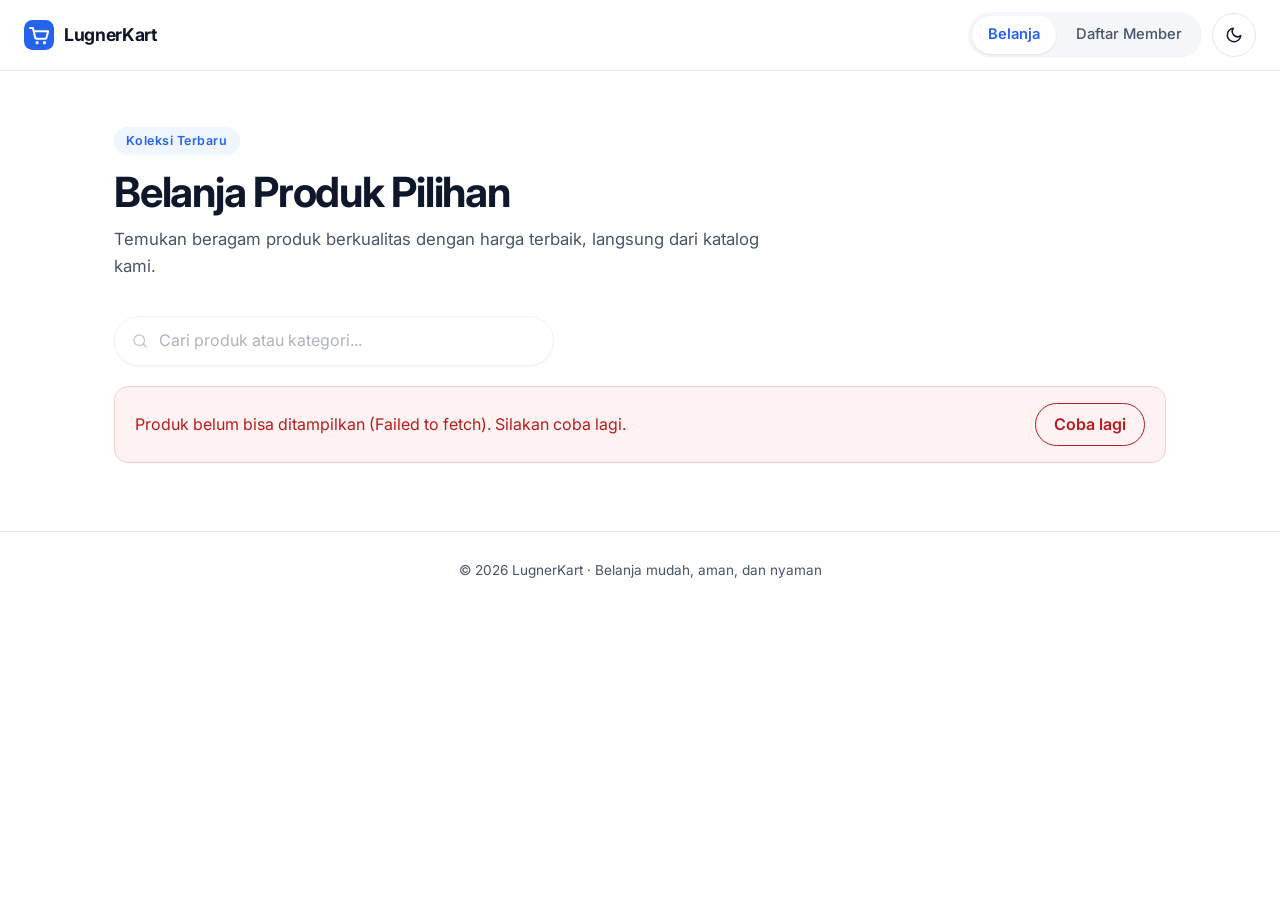
<file: index.html>
<!DOCTYPE html>
<html lang="id">
<head>
  <meta charset="UTF-8">
  <meta name="viewport" content="width=device-width, initial-scale=1.0">
  <title>LugnerKart - Belanja Produk Pilihan</title>
  <script>try{var t=localStorage.getItem("theme");if(t)document.documentElement.setAttribute("data-theme",t)}catch(e){}</script>
  <link rel="icon" type="image/svg+xml" href="favicon.svg">
  <link rel="preconnect" href="https://fonts.googleapis.com">
  <link rel="preconnect" href="https://fonts.gstatic.com" crossorigin>
  <link href="https://fonts.googleapis.com/css2?family=Inter:wght@400;500;600;700&display=swap" rel="stylesheet">
  <link rel="stylesheet" href="css/style.css">
</head>
<body>

  <nav class="nav">
    <a class="brand" href="index.html"><svg class="brand-logo" viewBox="0 0 32 32" width="30" height="30" aria-hidden="true"><rect width="32" height="32" rx="9" fill="currentColor"/><g fill="none" stroke="#fff" stroke-width="2.2" stroke-linecap="round" stroke-linejoin="round"><path d="M6.5 8.5h3l2.4 10.2a1.6 1.6 0 0 0 1.6 1.2h9a1.6 1.6 0 0 0 1.6-1.2l1.6-6.8H10.4"/></g><circle cx="14" cy="24.2" r="1.7" fill="#fff"/><circle cx="21.8" cy="24.2" r="1.7" fill="#fff"/></svg><span>LugnerKart</span></a>
    <div class="nav-links">
      <a href="index.html" aria-current="page">Belanja</a>
      <a href="form.html">Daftar Member</a>
    </div>
    <button type="button" class="theme-toggle" id="themeToggle" aria-label="Ganti mode tampilan" title="Ganti mode tampilan">
      <svg class="icon-moon" viewBox="0 0 24 24" width="18" height="18" fill="none" stroke="currentColor" stroke-width="2" stroke-linecap="round" stroke-linejoin="round" aria-hidden="true"><path d="M21 12.8A9 9 0 1 1 11.2 3a7 7 0 0 0 9.8 9.8z"/></svg>
      <svg class="icon-sun" viewBox="0 0 24 24" width="18" height="18" fill="none" stroke="currentColor" stroke-width="2" stroke-linecap="round" stroke-linejoin="round" aria-hidden="true"><circle cx="12" cy="12" r="4"/><path d="M12 2v2M12 20v2M4.9 4.9l1.4 1.4M17.7 17.7l1.4 1.4M2 12h2M20 12h2M4.9 19.1l1.4-1.4M17.7 6.3l1.4-1.4"/></svg>
    </button>
  </nav>

  <header class="hero">
    <p class="eyebrow">Koleksi Terbaru</p>
    <h1>Belanja Produk Pilihan</h1>
    <p class="lead">Temukan beragam produk berkualitas dengan harga terbaik, langsung dari katalog kami.</p>
  </header>

  <section class="toolbar">
    <label for="searchInput" class="sr-only">Cari produk</label>
    <input type="search" id="searchInput" placeholder="Cari produk atau kategori..." disabled>
    <span id="resultCount" class="count" aria-live="polite"></span>
  </section>

  <main>

    <div id="status" class="status" role="status" aria-live="polite"></div>

    <div id="productGrid" class="grid"></div>
  </main>

  <footer class="footer">
    &copy; 2026 LugnerKart &middot; Belanja mudah, aman, dan nyaman
  </footer>

  <script src="js/theme.js"></script>
  <script src="js/products.js"></script>
</body>
</html>
</file>
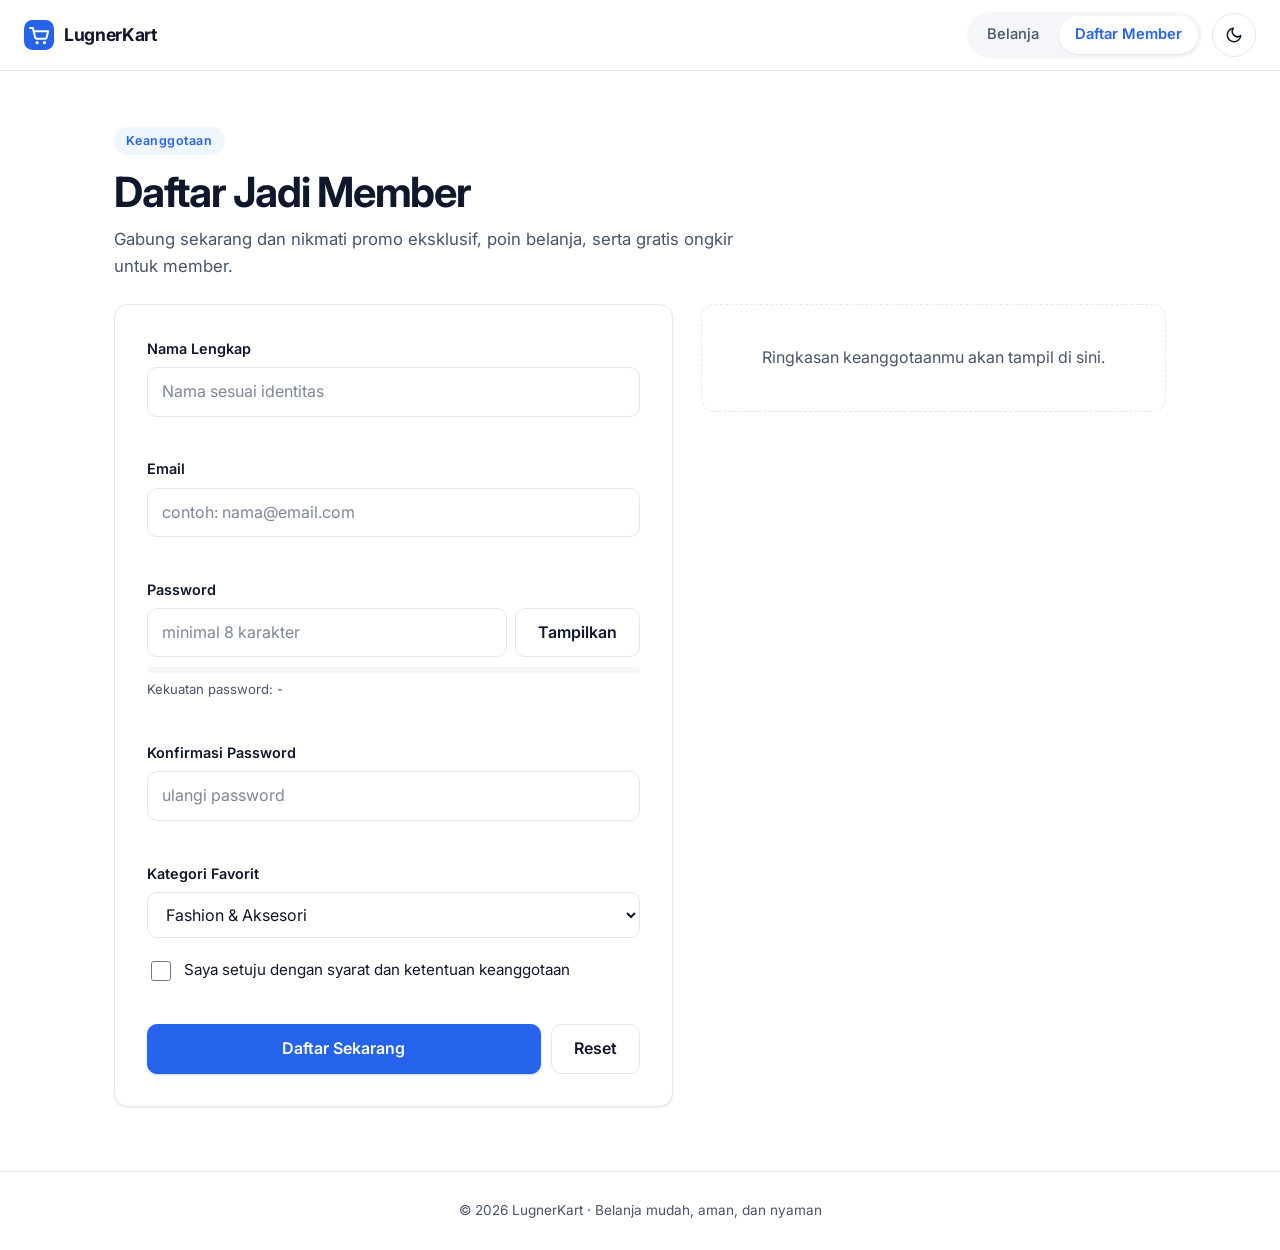
<file: form.html>
<!DOCTYPE html>
<html lang="id">
<head>
  <meta charset="UTF-8">
  <meta name="viewport" content="width=device-width, initial-scale=1.0">
  <title>Daftar Member - LugnerKart</title>
  <script>try{var t=localStorage.getItem("theme");if(t)document.documentElement.setAttribute("data-theme",t)}catch(e){}</script>
  <link rel="icon" type="image/svg+xml" href="favicon.svg">
  <link rel="preconnect" href="https://fonts.googleapis.com">
  <link rel="preconnect" href="https://fonts.gstatic.com" crossorigin>
  <link href="https://fonts.googleapis.com/css2?family=Inter:wght@400;500;600;700&display=swap" rel="stylesheet">
  <link rel="stylesheet" href="css/style.css">
  <link rel="stylesheet" href="css/form.css">
</head>
<body>

  <nav class="nav">
    <a class="brand" href="index.html"><svg class="brand-logo" viewBox="0 0 32 32" width="30" height="30" aria-hidden="true"><rect width="32" height="32" rx="9" fill="currentColor"/><g fill="none" stroke="#fff" stroke-width="2.2" stroke-linecap="round" stroke-linejoin="round"><path d="M6.5 8.5h3l2.4 10.2a1.6 1.6 0 0 0 1.6 1.2h9a1.6 1.6 0 0 0 1.6-1.2l1.6-6.8H10.4"/></g><circle cx="14" cy="24.2" r="1.7" fill="#fff"/><circle cx="21.8" cy="24.2" r="1.7" fill="#fff"/></svg><span>LugnerKart</span></a>
    <div class="nav-links">
      <a href="index.html">Belanja</a>
      <a href="form.html" aria-current="page">Daftar Member</a>
    </div>
    <button type="button" class="theme-toggle" id="themeToggle" aria-label="Ganti mode tampilan" title="Ganti mode tampilan">
      <svg class="icon-moon" viewBox="0 0 24 24" width="18" height="18" fill="none" stroke="currentColor" stroke-width="2" stroke-linecap="round" stroke-linejoin="round" aria-hidden="true"><path d="M21 12.8A9 9 0 1 1 11.2 3a7 7 0 0 0 9.8 9.8z"/></svg>
      <svg class="icon-sun" viewBox="0 0 24 24" width="18" height="18" fill="none" stroke="currentColor" stroke-width="2" stroke-linecap="round" stroke-linejoin="round" aria-hidden="true"><circle cx="12" cy="12" r="4"/><path d="M12 2v2M12 20v2M4.9 4.9l1.4 1.4M17.7 17.7l1.4 1.4M2 12h2M20 12h2M4.9 19.1l1.4-1.4M17.7 6.3l1.4-1.4"/></svg>
    </button>
  </nav>

  <header class="hero">
    <p class="eyebrow">Keanggotaan</p>
    <h1>Daftar Jadi Member</h1>
    <p class="lead">Gabung sekarang dan nikmati promo eksklusif, poin belanja, serta gratis ongkir untuk member.</p>
  </header>

  <main class="form-layout">

    <form id="registerForm" novalidate>

      <div class="field">
        <label for="nama">Nama Lengkap</label>
        <input type="text" id="nama" name="nama" placeholder="Nama sesuai identitas" autocomplete="name" aria-describedby="nama-error">
        <small class="error" id="nama-error" aria-live="polite"></small>
      </div>

      <div class="field">
        <label for="email">Email</label>
        <input type="email" id="email" name="email" placeholder="contoh: nama@email.com" autocomplete="email" aria-describedby="email-error">
        <small class="error" id="email-error" aria-live="polite"></small>
      </div>

      <div class="field">
        <label for="password">Password</label>
        <div class="password-row">
          <input type="password" id="password" name="password" placeholder="minimal 8 karakter" autocomplete="new-password" aria-describedby="password-error">
          <button type="button" id="togglePassword" class="ghost-btn" aria-controls="password">Tampilkan</button>
        </div>
        <div class="strength" aria-hidden="true">
          <div class="strength-bar" id="strengthBar"></div>
        </div>
        <small class="hint" id="strengthText">Kekuatan password: -</small>
        <small class="error" id="password-error" aria-live="polite"></small>
      </div>

      <div class="field">
        <label for="konfirmasi">Konfirmasi Password</label>
        <input type="password" id="konfirmasi" name="konfirmasi" placeholder="ulangi password" autocomplete="new-password" aria-describedby="konfirmasi-error">
        <small class="error" id="konfirmasi-error" aria-live="polite"></small>
      </div>

      <div class="field">
        <label for="minat">Kategori Favorit</label>
        <select id="minat" name="minat">
          <option value="Fashion">Fashion &amp; Aksesori</option>
          <option value="Elektronik">Elektronik</option>
          <option value="Rumah">Rumah &amp; Furnitur</option>
          <option value="Kecantikan">Kecantikan &amp; Perawatan</option>
        </select>
      </div>

      <div class="field">
        <label class="check">
          <input type="checkbox" id="setuju" name="setuju" aria-describedby="setuju-error">
          <span>Saya setuju dengan syarat dan ketentuan keanggotaan</span>
        </label>
        <small class="error" id="setuju-error" aria-live="polite"></small>
      </div>

      <div class="actions">
        <button type="submit" class="primary-btn">Daftar Sekarang</button>
        <button type="reset" class="ghost-btn" id="resetBtn">Reset</button>
      </div>
    </form>

    <aside class="result-panel" aria-live="polite">
      <div id="formMessage" class="form-message" hidden></div>
      <div id="resultCard" class="result-card" hidden></div>
      <p id="placeholderText" class="placeholder">Ringkasan keanggotaanmu akan tampil di sini.</p>
    </aside>

  </main>

  <footer class="footer">
    &copy; 2026 LugnerKart &middot; Belanja mudah, aman, dan nyaman
  </footer>

  <script src="js/theme.js"></script>
  <script src="js/form.js"></script>
</body>
</html>
</file>
<file: css/style.css>
:root {

  --bg: #ffffff;
  --surface: #ffffff;
  --surface-2: #f4f6f9;
  --ink: #0f172a;
  --muted: #475569;
  --line: #e2e8f0;
  --accent: #2563eb;
  --accent-dark: #1d4ed8;
  --accent-soft: #eff6ff;
  --on-accent: #ffffff;
  --danger: #b91c1c;
  --danger-bg: #fef2f2;
  --danger-line: #fecaca;
  --ok: #047857;
  --ok-bg: #ecfdf5;
  --ok-line: #a7f3d0;
  --ring: rgba(37, 99, 235, 0.35);

  --radius: 14px;
  --radius-sm: 10px;
  --shadow: 0 1px 2px rgba(15, 23, 42, 0.05), 0 1px 3px rgba(15, 23, 42, 0.04);
  --shadow-hover: 0 4px 6px rgba(15, 23, 42, 0.05), 0 12px 24px rgba(15, 23, 42, 0.08);

  --ease: cubic-bezier(0.2, 0.7, 0.2, 1);
}

:root[data-theme="dark"] {
  color-scheme: dark;
  --bg: #0b1120;
  --surface: #111a2e;
  --surface-2: #17223a;
  --ink: #f1f5f9;
  --muted: #a3b1c6;
  --line: #243049;
  --accent: #60a5fa;
  --accent-dark: #93c5fd;
  --accent-soft: #14233f;
  --on-accent: #0b1120;
  --danger: #fca5a5;
  --danger-bg: #2a1417;
  --danger-line: #5b2227;
  --ok: #6ee7b7;
  --ok-bg: #0f2a22;
  --ok-line: #1f5a46;
  --ring: rgba(96, 165, 250, 0.45);
  --shadow: 0 1px 2px rgba(0, 0, 0, 0.4);
  --shadow-hover: 0 12px 28px rgba(0, 0, 0, 0.45);
}

* { box-sizing: border-box; }

html { -webkit-text-size-adjust: 100%; }

body {
  margin: 0;
  font-family: "Inter", system-ui, -apple-system, "Segoe UI", Roboto, sans-serif;
  font-size: 16px;
  background: var(--bg);
  color: var(--ink);
  line-height: 1.6;
  -webkit-font-smoothing: antialiased;
}

code {
  background: var(--surface-2);
  border: 1px solid var(--line);
  padding: 1px 7px;
  border-radius: 6px;
  font-family: ui-monospace, SFMono-Regular, Menlo, Consolas, monospace;
  font-size: 0.88em;
}

.sr-only {
  position: absolute;
  width: 1px;
  height: 1px;
  overflow: hidden;
  clip: rect(0 0 0 0);
  white-space: nowrap;
}

.theme-toggle {
  display: inline-flex;
  align-items: center;
  justify-content: center;
  width: 44px;
  height: 44px;
  margin-left: 10px;
  border: 1px solid var(--line);
  border-radius: 50%;
  background: var(--surface);
  color: var(--ink);
  cursor: pointer;
  transition: background 0.2s var(--ease), border-color 0.2s var(--ease);
}

.theme-toggle:hover { background: var(--surface-2); border-color: var(--accent); }
.theme-toggle:focus-visible { outline: 3px solid var(--ring); outline-offset: 2px; }

.theme-toggle .icon-sun { display: none; }
:root[data-theme="dark"] .theme-toggle .icon-moon { display: none; }
:root[data-theme="dark"] .theme-toggle .icon-sun { display: block; }

a:focus-visible,
button:focus-visible {
  outline: 3px solid var(--ring);
  outline-offset: 2px;
}

.nav {
  position: sticky;
  top: 0;
  z-index: 10;
  display: flex;
  align-items: center;
  justify-content: space-between;
  padding: 12px 24px;
  background: color-mix(in srgb, var(--surface) 85%, transparent);
  -webkit-backdrop-filter: saturate(160%) blur(10px);
  backdrop-filter: saturate(160%) blur(10px);
  border-bottom: 1px solid var(--line);
}

.brand {
  display: inline-flex;
  align-items: center;
  gap: 10px;
  color: var(--ink);
  font-weight: 700;
  font-size: 1.1rem;
  letter-spacing: -0.02em;
  text-decoration: none;
  white-space: nowrap;
}

.brand-logo {
  flex: none;
  color: var(--accent);
}

.nav-links {
  margin-left: auto;
  display: flex;
  gap: 4px;
  padding: 4px;
  background: var(--surface-2);
  border-radius: 999px;
}

.nav-links a {
  padding: 7px 16px;
  border-radius: 999px;
  color: var(--muted);
  text-decoration: none;
  font-size: 0.92rem;
  font-weight: 500;
  transition: background 0.2s var(--ease), color 0.2s var(--ease);
}

.nav-links a:hover { color: var(--ink); }

.nav-links a[aria-current="page"] {
  background: var(--surface);
  color: var(--accent);
  font-weight: 600;
  box-shadow: var(--shadow);
}

.hero {
  max-width: 1100px;
  margin: 0 auto;
  padding: 56px 24px 24px;
}

.eyebrow {
  display: inline-block;
  margin: 0 0 14px;
  padding: 4px 12px;
  border-radius: 999px;
  background: var(--accent-soft);
  font-size: 0.78rem;
  font-weight: 600;
  letter-spacing: 0.04em;
  color: var(--accent);
}

.hero h1 {
  margin: 0 0 10px;
  font-size: clamp(1.9rem, 4vw, 2.6rem);
  line-height: 1.15;
  letter-spacing: -0.03em;
  font-weight: 700;
}

.lead {
  margin: 0;
  max-width: 60ch;
  color: var(--muted);
  font-size: 1.05rem;
}

.toolbar {
  max-width: 1100px;
  margin: 0 auto;
  padding: 12px 24px 20px;
  display: flex;
  align-items: center;
  gap: 16px;
  flex-wrap: wrap;
}

.toolbar input {
  flex: 1 1 280px;
  max-width: 440px;
  min-height: 46px;
  padding: 11px 16px 11px 44px;
  border: 1px solid var(--line);
  border-radius: 999px;
  background: var(--surface)
    url("data:image/svg+xml,%3Csvg xmlns='http://www.w3.org/2000/svg' width='18' height='18' viewBox='0 0 24 24' fill='none' stroke='%2394a3b8' stroke-width='2' stroke-linecap='round' stroke-linejoin='round'%3E%3Ccircle cx='11' cy='11' r='7'/%3E%3Cpath d='m20 20-3.5-3.5'/%3E%3C/svg%3E")
    no-repeat 16px center;
  color: var(--ink);
  font: inherit;
  box-shadow: var(--shadow);
  transition: border-color 0.2s var(--ease), box-shadow 0.2s var(--ease);
}

.toolbar input::placeholder { color: var(--muted); opacity: 0.8; }

.toolbar input:focus {
  outline: none;
  border-color: var(--accent);
  box-shadow: 0 0 0 4px var(--ring);
}

.toolbar input:disabled { opacity: 0.55; cursor: not-allowed; }

.count { color: var(--muted); font-size: 0.9rem; font-weight: 500; }

main {
  max-width: 1100px;
  margin: 0 auto;
  padding: 0 24px 64px;
}

.status {
  display: none;
  align-items: center;
  gap: 12px;
  padding: 16px 20px;
  border: 1px solid var(--line);
  border-radius: var(--radius);
  background: var(--surface);
  color: var(--muted);
}

.status.visible { display: flex; }

.status.error {
  border-color: var(--danger-line);
  background: var(--danger-bg);
  color: var(--danger);
}

.spinner {
  width: 18px;
  height: 18px;
  border: 3px solid var(--line);
  border-top-color: var(--accent);
  border-radius: 50%;
  animation: spin 0.8s linear infinite;
  flex: none;
}

@keyframes spin { to { transform: rotate(360deg); } }

.retry-btn {
  margin-left: auto;
  min-height: 40px;
  padding: 8px 18px;
  border: 1px solid currentColor;
  border-radius: 999px;
  background: transparent;
  color: inherit;
  font: inherit;
  font-weight: 600;
  cursor: pointer;
  transition: background 0.2s var(--ease);
}

.retry-btn:hover { background: rgba(185, 28, 28, 0.1); }

.grid {
  display: grid;
  grid-template-columns: repeat(auto-fill, minmax(230px, 1fr));
  gap: 20px;
  margin-top: 4px;
}

.card {
  display: flex;
  flex-direction: column;
  background: var(--surface);
  border: 1px solid var(--line);
  border-radius: var(--radius);
  box-shadow: var(--shadow);
  overflow: hidden;
  transition: transform 0.25s var(--ease), box-shadow 0.25s var(--ease),
    border-color 0.25s var(--ease);
  animation: rise 0.4s var(--ease) both;
}

.card:hover {
  transform: translateY(-4px);
  border-color: color-mix(in srgb, var(--accent) 35%, var(--line));
  box-shadow: var(--shadow-hover);
}

@keyframes rise {
  from { opacity: 0; transform: translateY(10px); }
  to   { opacity: 1; transform: translateY(0); }
}

.thumb {
  aspect-ratio: 1 / 1;
  background: var(--surface-2);
  display: flex;
  align-items: center;
  justify-content: center;
  overflow: hidden;
}

.thumb img {
  width: 100%;
  height: 100%;
  object-fit: contain;
  transition: transform 0.35s var(--ease);
}

.card:hover .thumb img { transform: scale(1.05); }

.card-body {
  display: flex;
  flex-direction: column;
  align-items: flex-start;
  gap: 8px;
  padding: 16px 18px 18px;
  flex: 1;
}

.card-category {
  padding: 3px 10px;
  border-radius: 999px;
  background: var(--accent-soft);
  font-size: 0.72rem;
  font-weight: 600;
  letter-spacing: 0.04em;
  text-transform: capitalize;
  color: var(--accent);
}

.card-title {
  margin: 0;
  font-size: 1rem;
  font-weight: 600;
  line-height: 1.35;
  letter-spacing: -0.01em;
}

.card-price {
  margin-top: auto;
  padding-top: 8px;
  font-size: 1.25rem;
  font-weight: 700;
  letter-spacing: -0.02em;
  color: var(--ink);
}

.footer {
  padding: 28px 24px;
  text-align: center;
  color: var(--muted);
  font-size: 0.85rem;
  border-top: 1px solid var(--line);
}

@media (max-width: 560px) {
  .nav { padding: 10px 16px; }
  .brand { font-size: 1rem; gap: 8px; }
  .brand-logo { width: 26px; height: 26px; }
  .nav-links a { padding: 7px 11px; font-size: 0.85rem; white-space: nowrap; }
  .theme-toggle { width: 40px; height: 40px; margin-left: 6px; flex: none; }
  .hero { padding: 36px 16px 16px; }
  .toolbar, main { padding-left: 16px; padding-right: 16px; }
  .grid { grid-template-columns: repeat(2, minmax(0, 1fr)); gap: 12px; }
  .card-body { padding: 12px 14px 14px; }
}

@media (prefers-reduced-motion: reduce) {
  *, *::before, *::after {
    animation-duration: 0.01ms !important;
    animation-iteration-count: 1 !important;
    transition-duration: 0.01ms !important;
  }
  .card:hover { transform: none; }
}
</file>
<file: css/form.css>
.form-layout {
  display: grid;
  grid-template-columns: minmax(0, 1.2fr) minmax(0, 1fr);
  gap: 28px;
  align-items: start;
}

#registerForm {
  background: var(--surface);
  border: 1px solid var(--line);
  border-radius: var(--radius);
  box-shadow: var(--shadow);
  padding: 32px;
}

.field { margin-bottom: 20px; }

.field label {
  display: block;
  margin-bottom: 7px;
  font-weight: 600;
  font-size: 0.9rem;
}

.field input[type="text"],
.field input[type="email"],
.field input[type="password"],
.field select {
  width: 100%;
  min-height: 46px;
  padding: 11px 14px;
  border: 1px solid var(--line);
  border-radius: var(--radius-sm);
  background: var(--surface);
  font: inherit;
  color: var(--ink);
  transition: border-color 0.2s var(--ease), box-shadow 0.2s var(--ease),
    background 0.2s var(--ease);
}

.field input::placeholder { color: var(--muted); opacity: 0.7; }

.field input:hover,
.field select:hover { border-color: color-mix(in srgb, var(--accent) 40%, var(--line)); }

.field input:focus,
.field select:focus {
  outline: none;
  border-color: var(--accent);
  box-shadow: 0 0 0 4px var(--ring);
}

.field select { cursor: pointer; }

.field input[aria-invalid="true"] {
  border-color: var(--danger);
  background: var(--danger-bg);
}

.field input[aria-invalid="true"]:focus {
  box-shadow: 0 0 0 4px color-mix(in srgb, var(--danger) 25%, transparent);
}

.field input[aria-invalid="false"] {
  border-color: var(--ok);
}

.error {
  display: block;
  min-height: 1.2em;
  margin-top: 5px;
  font-size: 0.82rem;
  font-weight: 500;
  color: var(--danger);
}

.hint {
  display: block;
  margin-top: 6px;
  font-size: 0.82rem;
  color: var(--muted);
}

.password-row { display: flex; gap: 8px; }
.password-row input { flex: 1; }
.password-row .ghost-btn { min-width: 112px; }

.strength {
  height: 6px;
  margin-top: 10px;
  border-radius: 999px;
  background: var(--surface-2);
  overflow: hidden;
}

.strength-bar {
  height: 100%;
  width: 0;
  border-radius: 999px;
  background: var(--danger);
  transition: width 0.3s var(--ease), background 0.3s var(--ease);
}

.strength-bar[data-level="1"] { width: 25%; background: #ef4444; }
.strength-bar[data-level="2"] { width: 50%; background: #f59e0b; }
.strength-bar[data-level="3"] { width: 75%; background: #84cc16; }
.strength-bar[data-level="4"] { width: 100%; background: #10b981; }

.field .check {
  display: flex;
  align-items: center;
  gap: 10px;
  margin: 0;
  font-weight: 400;
  font-size: 0.95rem;
  cursor: pointer;
}

.check input {
  width: 20px;
  height: 20px;
  flex: none;
  accent-color: var(--accent);
  cursor: pointer;
}

.check input:focus-visible {
  outline: 3px solid var(--ring);
  outline-offset: 2px;
}

.actions { display: flex; gap: 10px; margin-top: 12px; }

.primary-btn,
.ghost-btn {
  min-height: 46px;
  padding: 11px 22px;
  border-radius: var(--radius-sm);
  font: inherit;
  font-weight: 600;
  cursor: pointer;
  transition: background 0.2s var(--ease), border-color 0.2s var(--ease),
    transform 0.15s var(--ease), box-shadow 0.2s var(--ease);
}

.primary-btn {
  flex: 1;
  border: 1px solid var(--accent);
  background: var(--accent);
  color: var(--on-accent);
  box-shadow: 0 1px 2px rgba(37, 99, 235, 0.25);
}

.primary-btn:hover { background: var(--accent-dark); border-color: var(--accent-dark); }
.primary-btn:active { transform: translateY(1px); }

.ghost-btn {
  border: 1px solid var(--line);
  background: var(--surface);
  color: var(--ink);
}

.ghost-btn:hover {
  background: var(--surface-2);
  border-color: color-mix(in srgb, var(--accent) 30%, var(--line));
}

.primary-btn:focus-visible,
.ghost-btn:focus-visible {
  outline: 3px solid var(--ring);
  outline-offset: 2px;
}

.result-panel {
  position: sticky;
  top: 84px;
  display: flex;
  flex-direction: column;
  gap: 14px;
}

.placeholder {
  margin: 0;
  padding: 40px 24px;
  border: 1.5px dashed var(--line);
  border-radius: var(--radius);
  background: var(--surface);
  text-align: center;
  color: var(--muted);
}

.form-message {
  padding: 13px 18px;
  border: 1px solid transparent;
  border-radius: var(--radius-sm);
  font-weight: 600;
  font-size: 0.95rem;
}

.form-message[hidden] { display: none; }

.form-message.success { background: var(--ok-bg); border-color: var(--ok-line); color: var(--ok); }
.form-message.fail { background: var(--danger-bg); border-color: var(--danger-line); color: var(--danger); }

.result-card {
  background: var(--surface);
  border: 1px solid var(--line);
  border-radius: var(--radius);
  box-shadow: var(--shadow);
  padding: 24px;
  animation: rise 0.4s var(--ease) both;
}

.result-card[hidden] { display: none; }

.result-card h2 { margin: 0 0 4px; font-size: 1.3rem; letter-spacing: -0.02em; }
.result-card .subtitle { margin: 0 0 16px; color: var(--muted); font-size: 0.88rem; }

.result-card dl { margin: 0; }

.result-card .row {
  display: flex;
  justify-content: space-between;
  gap: 16px;
  padding: 11px 0;
  border-top: 1px solid var(--line);
  font-size: 0.95rem;
}

.result-card dt { color: var(--muted); }
.result-card dd { margin: 0; font-weight: 600; text-align: right; word-break: break-word; }

@media (max-width: 800px) {
  .form-layout { grid-template-columns: 1fr; }
  .result-panel { position: static; }
  #registerForm { padding: 22px 18px; }
  .password-row .ghost-btn { min-width: 104px; padding-left: 12px; padding-right: 12px; }
}
</file>
